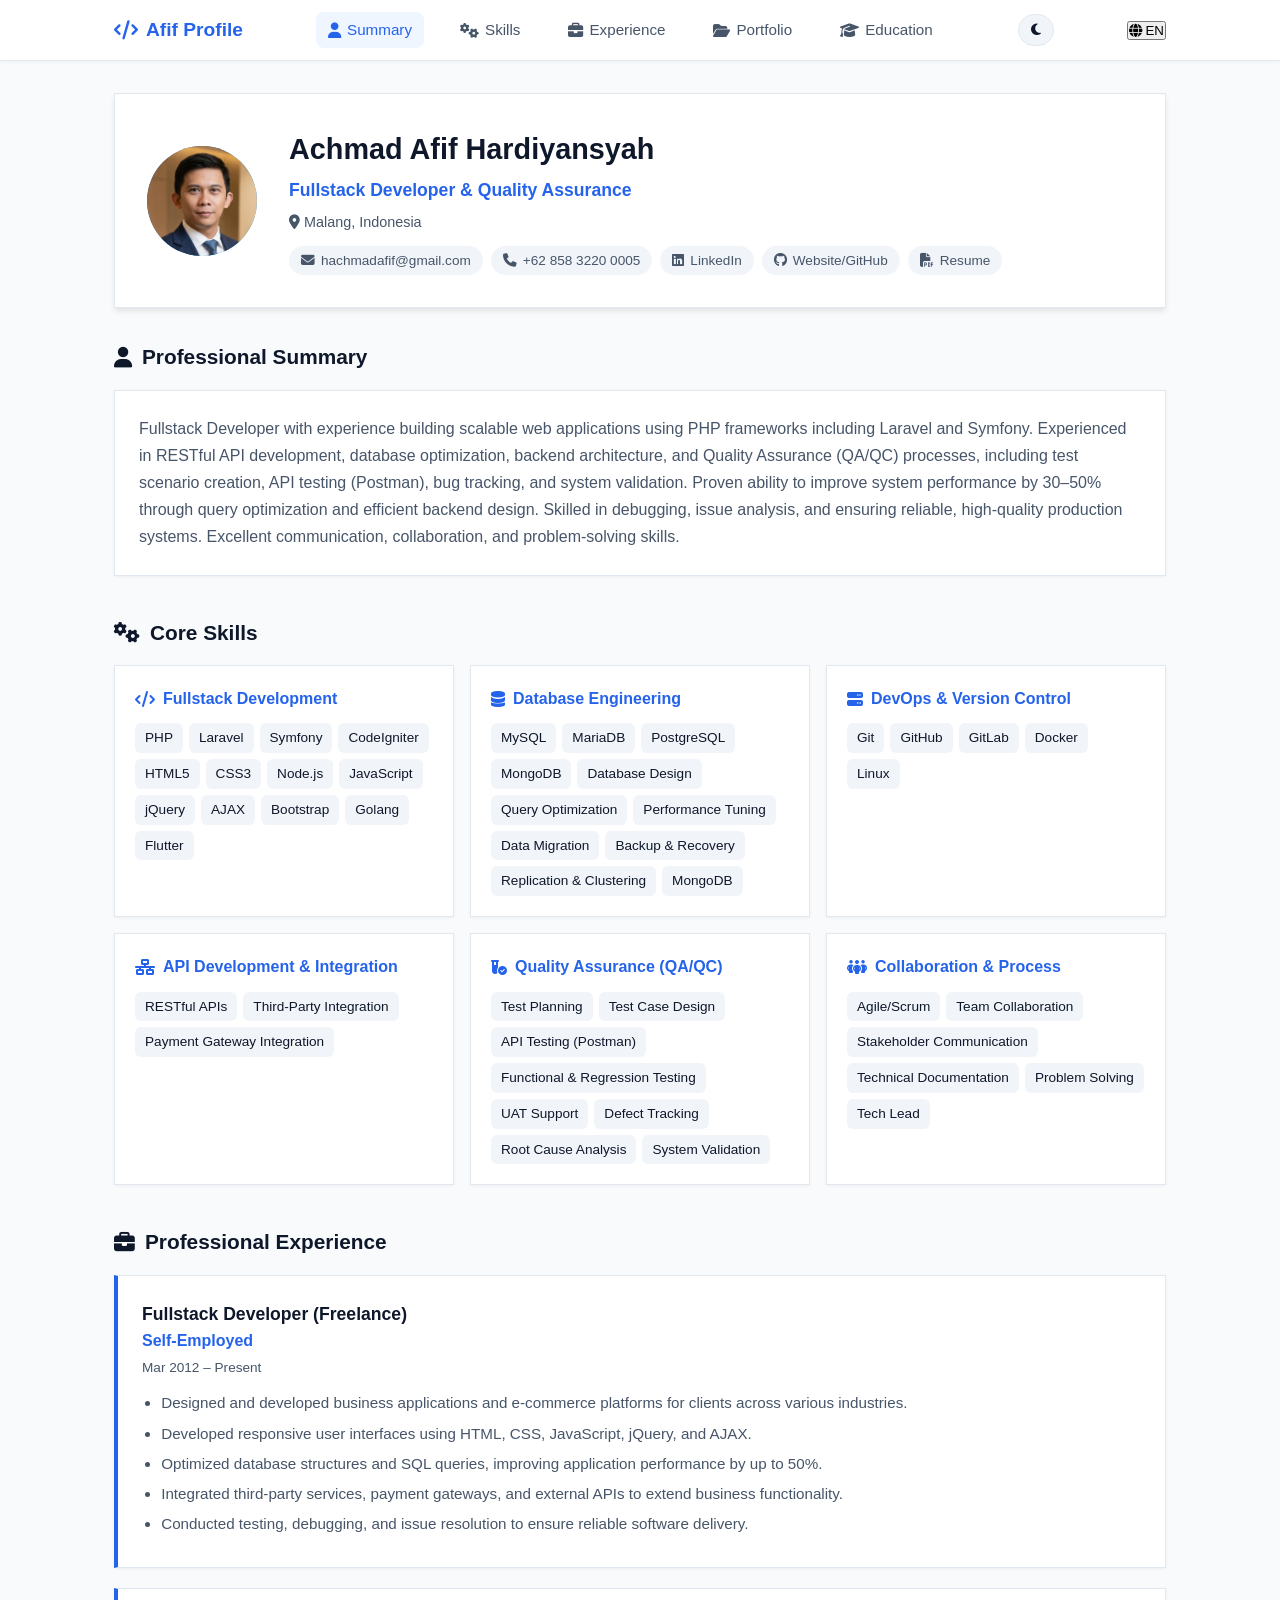
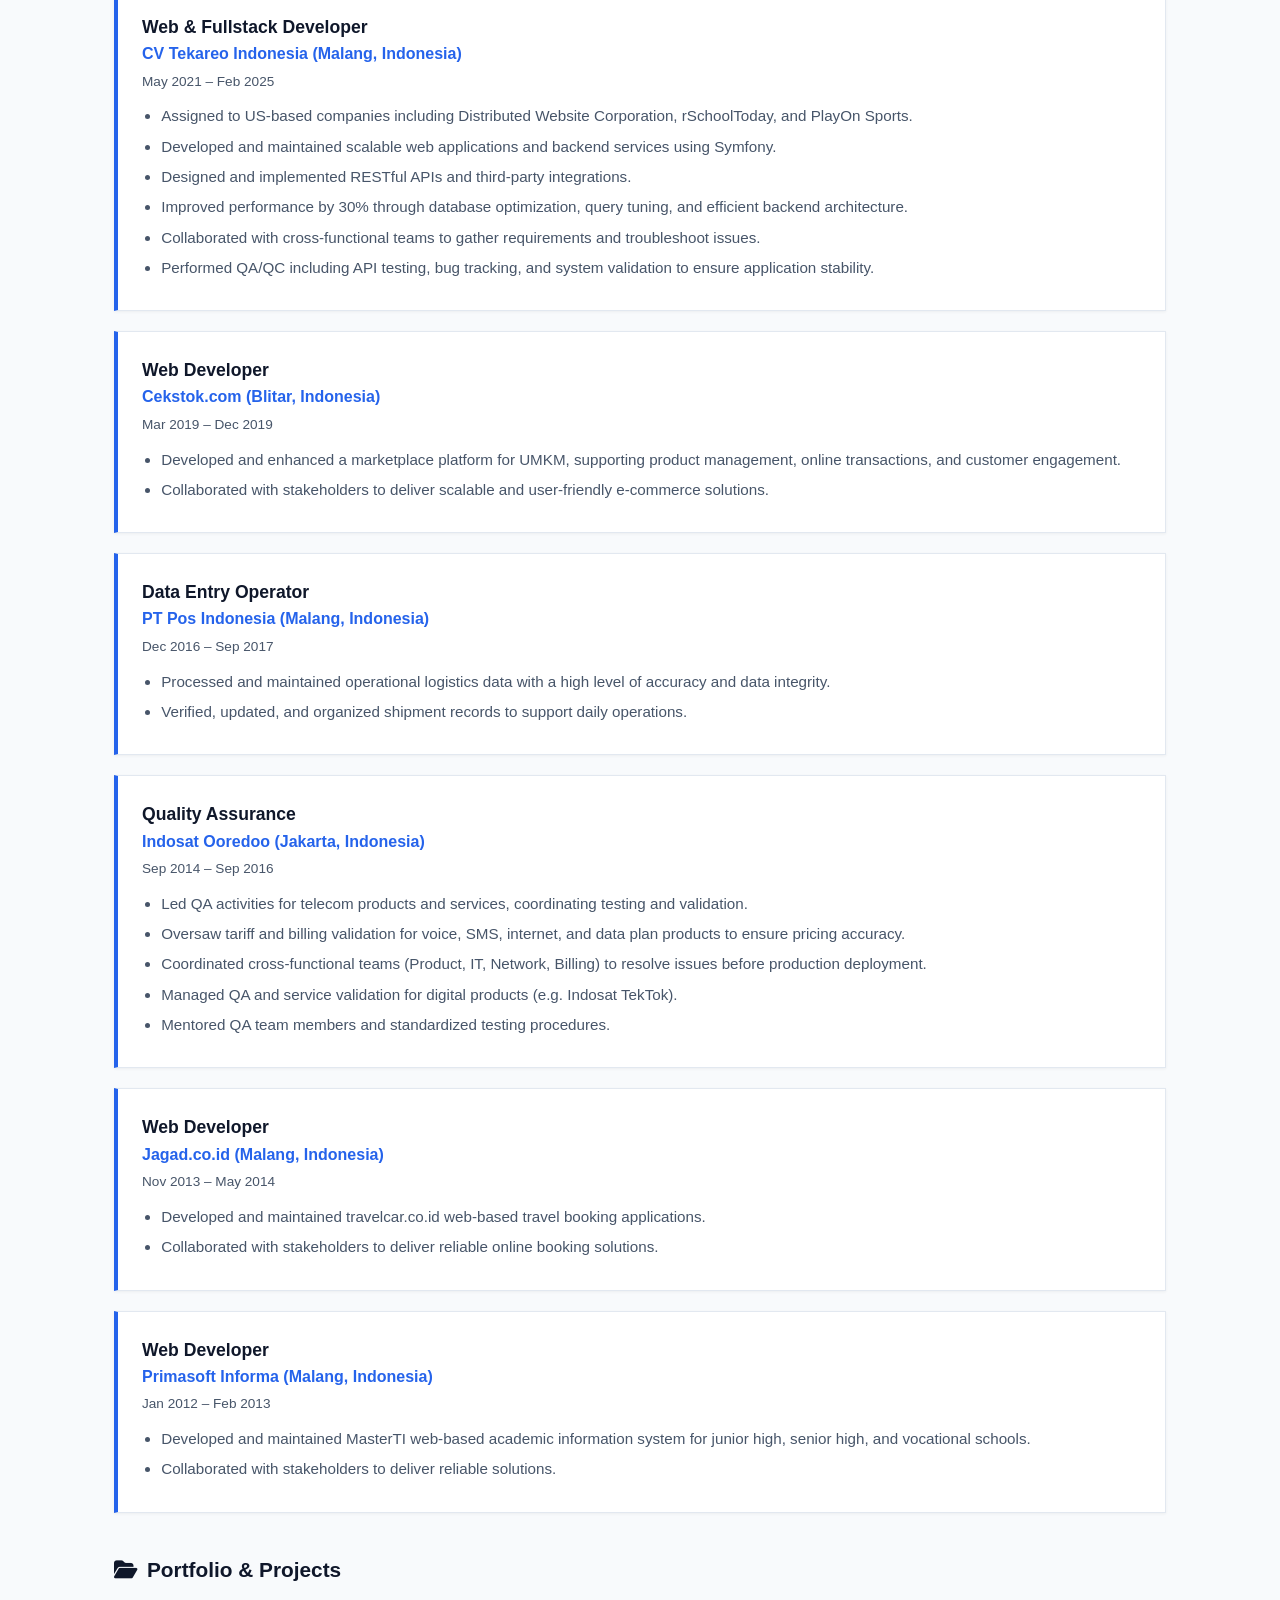
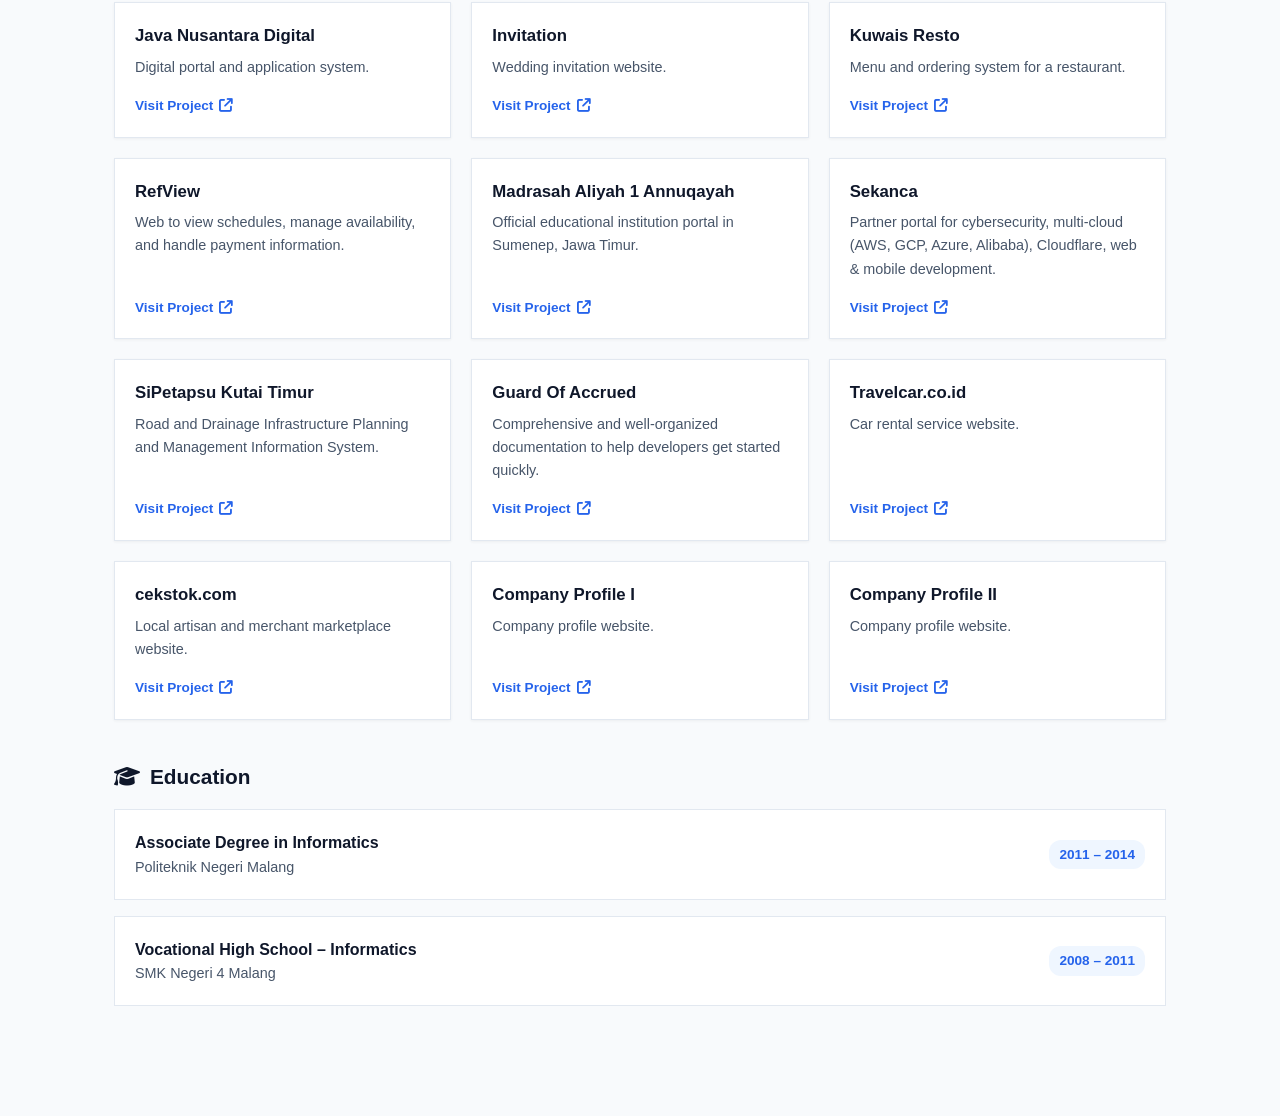
<file: index.html>
<!DOCTYPE html>
<html lang="en">
<head>
    <meta charset="UTF-8">
    <meta name="viewport" content="width=device-width, initial-scale=1.0">
    <title>Achmad Afif Hardiyansyah - Profile</title>
    <link rel="stylesheet" href="https://cdnjs.cloudflare.com/ajax/libs/font-awesome/6.4.0/css/all.min.css">
    <link rel="stylesheet" href="css/style.css">
</head>
<body>
    <!-- Top Navigation for Desktop -->
    <header class="top-nav">
        <div class="nav-container">
            <div class="nav-brand">
                <i class="fa-solid fa-code"></i>
                <span>Afif Profile</span>
            </div>
            <nav class="desktop-menu">
                <a href="#summary" class="nav-link active" data-section="summary">
                    <i class="fa-solid fa-user"></i> <span data-i18n="nav.summary">Summary</span>
                </a>
                <a href="#skills" class="nav-link" data-section="skills">
                    <i class="fa-solid fa-gears"></i> <span data-i18n="nav.skills">Skills</span>
                </a>
                <a href="#experience" class="nav-link" data-section="experience">
                    <i class="fa-solid fa-briefcase"></i> <span data-i18n="nav.experience">Experience</span>
                </a>
                <a href="#portfolio" class="nav-link" data-section="portfolio">
                    <i class="fa-solid fa-folder-open"></i> <span data-i18n="nav.portfolio">Portfolio</span>
                </a>
                <a href="#education" class="nav-link" data-section="education">
                    <i class="fa-solid fa-graduation-cap"></i> <span data-i18n="nav.education">Education</span>
                </a>
            </nav>
            <div class="lang-switch-wrapper">
                <button id="langToggleBtn" class="lang-btn">
                    <i class="fa-solid fa-globe"></i> <span id="currentLangLabel">EN</span>
                </button>
            </div>
        </div>
    </header>

    <!-- Main Container -->
    <main class="main-content">
        <!-- Profile Banner Header -->
        <section class="profile-header-card">
            <div class="profile-avatar">
                <img src="images/profile.png" alt="Achmad Afif Hardiyansyah" style="max-width: 110px; max-height: 110px; border-radius: 50%;">
            </div>
            <div class="profile-info">
                <h1 class="profile-name">Achmad Afif Hardiyansyah</h1>
                <p class="profile-title" data-i18n="profile.title">Fullstack Developer & Quality Assurance</p>
                <p class="profile-location"><i class="fa-solid fa-location-dot"></i> Malang, Indonesia</p>
                <div class="contact-chips">
                    <a href="mailto:hachmadafif@gmail.com" class="chip"><i class="fa-solid fa-envelope"></i> hachmadafif@gmail.com</a>
                    <a href="https://wa.me/6285832200005" target="_blank" class="chip"><i class="fa-solid fa-phone"></i> +62 858 3220 0005</a>
                    <a href="https://linkedin.com/in/achmadafif" target="_blank" class="chip"><i class="fa-brands fa-linkedin"></i> LinkedIn</a>
                    <a href="https://archaeophoenix.github.io" target="_blank" class="chip"><i class="fa-brands fa-github"></i> Website/GitHub</a>
                    <a href="real-CV.pdf" target="_blank" class="chip"><i class="fa-solid fa-file-pdf"></i> Resume</a>
                </div>
            </div>
        </section>

        <!-- Summary Section -->
        <section id="summary" class="content-section active">
            <h2 class="section-title"><i class="fa-solid fa-user"></i> <span data-i18n="summary.title">Professional Summary</span></h2>
            <div class="card-box">
                <p class="summary-text" data-i18n="summary.text">
                    Fullstack Developer with experience building scalable web applications using PHP frameworks including Laravel and Symfony. Experienced in RESTful API development, database optimization, backend architecture, and Quality Assurance (QA/QC) processes, including test scenario creation, API testing (Postman), bug tracking, and system validation. Proven ability to improve system performance by 30–50% through query optimization and efficient backend design. Skilled in debugging, issue analysis, and ensuring reliable, high-quality production systems.
                </p>
            </div>
        </section>

        <!-- Skills Section -->
        <section id="skills" class="content-section">
            <h2 class="section-title"><i class="fa-solid fa-gears"></i> <span data-i18n="skills.title">Core Skills</span></h2>
            <div id="skillsGrid" class="skills-grid"></div>
        </section>

        <!-- Experience Section -->
        <section id="experience" class="content-section">
            <h2 class="section-title"><i class="fa-solid fa-briefcase"></i> <span data-i18n="experience.title">Professional Experience</span></h2>
            <div id="experienceTimeline" class="timeline"></div>
        </section>

        <!-- Portfolio Section -->
        <section id="portfolio" class="content-section">
            <h2 class="section-title"><i class="fa-solid fa-folder-open"></i> <span data-i18n="portfolio.title">Portfolio & Projects</span></h2>
            <div id="portfolioGrid" class="portfolio-grid"></div>
        </section>

        <!-- Education Section -->
        <section id="education" class="content-section">
            <h2 class="section-title"><i class="fa-solid fa-graduation-cap"></i> <span data-i18n="education.title">Education</span></h2>
            <div id="educationList" class="education-list"></div>
        </section>
    </main>

    <!-- Bottom Navigation for Mobile (Instagram Style) -->
    <nav class="mobile-bottom-nav">
        <a href="#summary" class="mobile-nav-item active" data-section="summary">
            <i class="fa-solid fa-user"></i>
            <span data-i18n="nav.summary">Summary</span>
        </a>
        <a href="#skills" class="mobile-nav-item" data-section="skills">
            <i class="fa-solid fa-gears"></i>
            <span data-i18n="nav.skills">Skills</span>
        </a>
        <a href="#experience" class="mobile-nav-item" data-section="experience">
            <i class="fa-solid fa-briefcase"></i>
            <span data-i18n="nav.experience">Experience</span>
        </a>
        <a href="#portfolio" class="mobile-nav-item" data-section="portfolio">
            <i class="fa-solid fa-folder-open"></i>
            <span data-i18n="nav.portfolio">Portfolio</span>
        </a>
        <a href="#education" class="mobile-nav-item" data-section="education">
            <i class="fa-solid fa-graduation-cap"></i>
            <span data-i18n="nav.education">Education</span>
        </a>
    </nav>

    <!-- App Scripts (ES Modules) -->
    <script type="module" src="js/app.js"></script>
</body>
</html>
</file>
<file: css/style.css>
/* Theme Variables */
:root {
    --bg-color: #f8fafc;
    --card-bg: #ffffff;
    --text-primary: #0f172a;
    --text-secondary: #475569;
    --border-color: #e2e8f0;
    --primary-color: #2563eb;
    --chip-bg: #f1f5f9;
    --chip-hover: #e2e8f0;
    --active-link-bg: #eff6ff;
    --nav-bg: rgba(255, 255, 255, 0.95);
    --shadow-sm: 0 1px 3px rgba(0, 0, 0, 0.05);
    --shadow-md: 0 4px 6px -1px rgba(0, 0, 0, 0.1);
}

[data-theme="dark"] {
    --bg-color: #0f172a;
    --card-bg: #1e293b;
    --text-primary: #f8fafc;
    --text-secondary: #cbd5e1;
    --border-color: #334155;
    --primary-color: #60a5fa;
    --chip-bg: #334155;
    --chip-hover: #475569;
    --active-link-bg: #1e293b;
    --nav-bg: rgba(30, 41, 59, 0.95);
    --shadow-sm: 0 1px 3px rgba(0, 0, 0, 0.3);
    --shadow-md: 0 4px 6px -1px rgba(0, 0, 0, 0.4);
}

* {
    box-sizing: border-box;
    margin: 0;
    padding: 0;
    font-family: -apple-system, BlinkMacSystemFont, "Segoe UI", Roboto, Helvetica, Arial, sans-serif;
    transition: background-color 0.3s ease, color 0.3s ease, border-color 0.3s ease;
}

body {
    background-color: var(--bg-color);
    color: var(--text-primary);
    line-height: 1.6;
    padding-bottom: 70px;
}

/* Desktop Header Navigation */
.top-nav {
    position: sticky;
    top: 0;
    z-index: 100;
    background-color: var(--nav-bg);
    backdrop-filter: blur(8px);
    border-bottom: 1px solid var(--border-color);
    box-shadow: var(--shadow-sm);
}

.nav-container {
    max-width: 1100px;
    margin: 0 auto;
    display: flex;
    align-items: center;
    justify-content: space-between;
    padding: 0.75rem 1.5rem;
}

.nav-brand {
    font-weight: 700;
    font-size: 1.2rem;
    color: var(--primary-color);
    display: flex;
    align-items: center;
    gap: 8px;
}

.desktop-menu {
    display: flex;
    gap: 1.5rem;
}

.nav-link {
    text-decoration: none;
    color: var(--text-secondary);
    font-weight: 500;
    font-size: 0.95rem;
    display: flex;
    align-items: center;
    gap: 6px;
    padding: 6px 12px;
    border-radius: 8px;
}

.nav-link:hover, .nav-link.active {
    color: var(--primary-color);
    background-color: var(--active-link-bg);
}

.header-actions {
    display: flex;
    align-items: center;
    gap: 8px;
}

.action-btn {
    background: var(--chip-bg);
    border: 1px solid var(--border-color);
    padding: 8px 12px;
    border-radius: 20px;
    cursor: pointer;
    font-weight: 600;
    color: var(--text-primary);
    display: flex;
    align-items: center;
    gap: 6px;
}

.action-btn:hover {
    background: var(--chip-hover);
    color: var(--primary-color);
}

/* Main Layout */
.main-content {
    max-width: 1100px;
    margin: 2rem auto;
    padding: 0 1.5rem;
}

/* Profile Banner Header */
.profile-header-card {
    background: var(--card-bg);
    border-radius: var(--radius);
    padding: 2rem;
    box-shadow: var(--shadow-md);
    margin-bottom: 2rem;
    display: flex;
    gap: 2rem;
    align-items: center;
    border: 1px solid var(--border-color);
}

.profile-avatar {
    width: 110px;
    height: 110px;
    background: linear-gradient(135deg, #2563eb, #0ea5e9);
    border-radius: 50%;
    display: flex;
    align-items: center;
    justify-content: center;
    font-size: 3rem;
    color: white;
    flex-shrink: 0;
}

.profile-name {
    font-size: 1.8rem;
    font-weight: 800;
    color: var(--text-primary);
    margin-bottom: 4px;
}

.profile-title {
    font-size: 1.1rem;
    color: var(--primary-color);
    font-weight: 600;
    margin-bottom: 6px;
}

.profile-location {
    color: var(--text-secondary);
    font-size: 0.9rem;
    margin-bottom: 12px;
}

.contact-chips {
    display: flex;
    flex-wrap: wrap;
    gap: 8px;
}

.chip {
    text-decoration: none;
    background: var(--chip-bg);
    color: var(--text-secondary);
    padding: 4px 12px;
    border-radius: 16px;
    font-size: 0.85rem;
    display: inline-flex;
    align-items: center;
    gap: 6px;
}

.chip:hover {
    background: var(--chip-hover);
    color: var(--primary-color);
}

/* Sections */
.content-section {
    margin-bottom: 2.5rem;
}

.section-title {
    font-size: 1.3rem;
    font-weight: 700;
    margin-bottom: 1rem;
    color: var(--text-primary);
    display: flex;
    align-items: center;
    gap: 10px;
}

.card-box {
    background: var(--card-bg);
    padding: 1.5rem;
    border-radius: var(--radius);
    border: 1px solid var(--border-color);
    box-shadow: var(--shadow-sm);
}

.summary-text {
    color: var(--text-secondary);
    font-size: 1rem;
    line-height: 1.7;
}

/* Skills Grid */
.skills-grid {
    display: grid;
    grid-template-columns: repeat(auto-fit, minmax(300px, 1fr));
    gap: 1rem;
}

.skill-card {
    background: var(--card-bg);
    padding: 1.25rem;
    border-radius: var(--radius);
    border: 1px solid var(--border-color);
    box-shadow: var(--shadow-sm);
}

.skill-category-title {
    font-size: 1rem;
    font-weight: 700;
    color: var(--primary-color);
    margin-bottom: 0.75rem;
    display: flex;
    align-items: center;
    gap: 8px;
}

.tags-wrapper {
    display: flex;
    flex-wrap: wrap;
    gap: 6px;
}

.tag {
    background: var(--chip-bg);
    color: var(--text-primary);
    padding: 4px 10px;
    border-radius: 6px;
    font-size: 0.85rem;
    font-weight: 500;
}

/* Timeline */
.timeline {
    display: flex;
    flex-direction: column;
    gap: 1.25rem;
}

.timeline-item {
    background: var(--card-bg);
    padding: 1.5rem;
    border-radius: var(--radius);
    border: 1px solid var(--border-color);
    box-shadow: var(--shadow-sm);
    position: relative;
    border-left: 4px solid var(--primary-color);
}

.job-role {
    font-size: 1.1rem;
    font-weight: 700;
}

.job-company {
    color: var(--primary-color);
    font-weight: 600;
    margin-bottom: 4px;
}

.job-period {
    font-size: 0.85rem;
    color: var(--text-secondary);
    margin-bottom: 0.75rem;
}

.bullet-list {
    padding-left: 1.2rem;
    color: var(--text-secondary);
    font-size: 0.95rem;
}

.bullet-list li {
    margin-bottom: 6px;
}

/* Portfolio Grid */
.portfolio-grid {
    display: grid;
    grid-template-columns: repeat(auto-fit, minmax(280px, 1fr));
    gap: 1.25rem;
}

.portfolio-card {
    background: var(--card-bg);
    border-radius: var(--radius);
    border: 1px solid var(--border-color);
    padding: 1.25rem;
    box-shadow: var(--shadow-sm);
    display: flex;
    flex-direction: column;
    justify-content: space-between;
}

.portfolio-title {
    font-size: 1.05rem;
    font-weight: 700;
    margin-bottom: 6px;
}

.portfolio-desc {
    color: var(--text-secondary);
    font-size: 0.9rem;
    margin-bottom: 1rem;
}

.portfolio-link {
    text-decoration: none;
    color: var(--primary-color);
    font-weight: 600;
    font-size: 0.85rem;
    display: inline-flex;
    align-items: center;
    gap: 6px;
}

.portfolio-link:hover {
    text-decoration: underline;
}

/* Education List */
.education-list {
    display: flex;
    flex-direction: column;
    gap: 1rem;
}

.edu-card {
    background: var(--card-bg);
    padding: 1.25rem;
    border-radius: var(--radius);
    border: 1px solid var(--border-color);
    display: flex;
    justify-content: space-between;
    align-items: center;
}

.edu-degree {
    font-weight: 700;
    font-size: 1rem;
}

.edu-school {
    color: var(--text-secondary);
    font-size: 0.9rem;
}

.edu-year {
    font-size: 0.85rem;
    color: var(--primary-color);
    font-weight: 600;
    background: var(--active-link-bg);
    padding: 4px 10px;
    border-radius: 12px;
}

/* Mobile Bottom Navigation (Instagram Style) */
.mobile-bottom-nav {
    display: none;
    position: fixed;
    bottom: 0;
    left: 0;
    right: 0;
    height: 60px;
    background: var(--card-bg);
    border-top: 1px solid var(--border-color);
    box-shadow: 0 -2px 10px rgba(0,0,0,0.1);
    z-index: 1000;
    justify-content: space-around;
    align-items: center;
}

.mobile-nav-item {
    text-decoration: none;
    color: var(--text-secondary);
    display: flex;
    flex-direction: column;
    align-items: center;
    font-size: 0.7rem;
    gap: 3px;
    width: 20%;
}

.mobile-nav-item i {
    font-size: 1.2rem;
}

.mobile-nav-item.active {
    color: var(--primary-color);
    font-weight: 700;
}

/* Styling tambahan untuk tombol tema di Navbar */
.theme-switch-wrapper {
    display: flex;
    align-items: center;
}

#themeToggleBtn {
    background: var(--chip-bg);
    border: 1px solid var(--border-color);
    padding: 8px 12px;
    border-radius: 20px;
    cursor: pointer;
    font-weight: 600;
    color: var(--text-primary);
    display: flex;
    align-items: center;
    justify-content: center;
    transition: background 0.2s, color 0.2s;
}

#themeToggleBtn:hover {
    background: var(--chip-hover);
    color: var(--primary-color);
}

/* Responsive Media Queries */
@media (max-width: 768px) {
    body {
        padding-bottom: 75px;
    }

    .top-nav {
        display: block;
    }

    .desktop-menu {
        display: none;
    }

    .mobile-bottom-nav {
        display: flex;
    }

    .profile-header-card {
        flex-direction: column;
        align-items: flex-start;
        gap: 1rem;
        padding: 1.5rem;
    }

    /* Container Foto Profil Adaptif */
    .profile-avatar {
        width: 110px;
        height: 110px;
        min-width: 110px;        /* Mencegah gambar menyusut di layar kecil */
        min-height: 110px;
        border-radius: 50%;
        overflow: hidden;        /* Memotong area gambar yang melampaui bentuk bulat */
        display: flex;
        align-items: center;
        justify-content: center;
        border: 3px solid var(--primary-color); /* Ring warna di sekitar foto */
        box-shadow: var(--shadow-md);
        background-color: var(--chip-bg);        /* Warna latar jika gambar berformat PNG transparan */
    }

    /* Pengaturan Gambar Adaptif */
    .profile-avatar img {
        width: 100%;
        height: 100%;
        max-width: 110px;        /* Mencegah gambar menyusut di layar kecil */
        max-height: 110px;
        object-fit: cover;       /* Paling penting: Foto akan otomatis terisi penuh tanpa gepeng */
        object-position: center; /* Memastikan titik fokus gambar selalu tepat di tengah */
    }

    .profile-name {
        font-size: 1.4rem;
    }

    .main-content {
        margin: 1rem auto;
        padding: 0 1rem;
    }

    .edu-card {
        flex-direction: column;
        align-items: flex-start;
        gap: 6px;
    }
}
</file>
